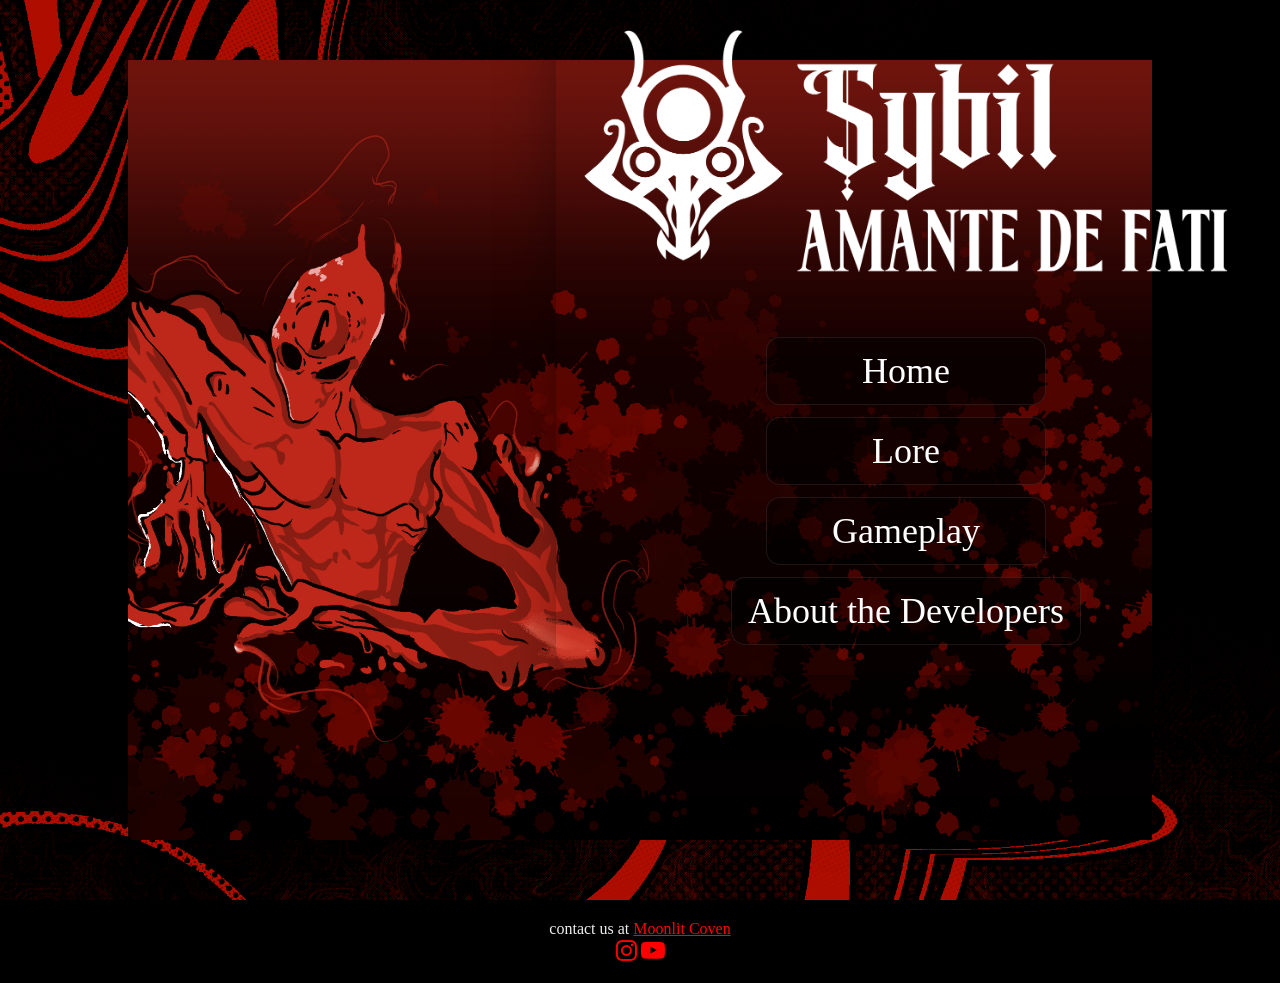
<file: index.html>
<!DOCTYPE html>
<html lang="en">
<head>
<meta charset="UTF-8">
<meta name="viewport" content="width=device-width, initial-scale=1.0">
<title>Home Page - Moonlit Coven</title>
<link rel="icon" type="image/x-icon" href="/image/Logo_Red.png">
<link rel="stylesheet" href="style.css">
<link rel="stylesheet" href="https://cdnjs.cloudflare.com/ajax/libs/font-awesome/4.7.0/css/font-awesome.min.css">
<link rel="preconnect" href="https://fonts.googleapis.com">
<link rel="preconnect" href="https://fonts.gstatic.com" crossorigin>
<link href="https://fonts.googleapis.com/css2?family=Germania+One&family=Smokum&display=swap" rel="stylesheet">
</head>
<body>

<nav class="nav-container"> 
  <img src="wLogo_transparent.png" alt="Sybil Logo">
  <div>
    <a href="index.html">Home</a>
    <a href="lore.html">Lore</a>
    <a href="gameplay.html">Gameplay</a>
    <a href="about.html">About the Developers</a>
  </div>
</nav>

<section class="featured-image">
  <div class="slideshow">
    <div class="slide active">
      <img src="Load.jpg" alt="Moonlit Coven feature image">
    </div>
    <div class="slide">
      <img src="Main.jpg" alt="Moonlit Coven main scene">
    </div>
    <div class="slide">
      <img src="blob.png" alt="Moonlit Coven landscape">
    </div>
    <div class="slide">
      <img src="eye.png" alt="Moonlit Coven character image">
    </div>
     <div class="slide">
      <img src="swirl.png" alt="Moonlit Coven character image">
    </div>
    
  </div>
</section>

<footer>
 <p>contact us at <a href="mailto:moonlitcoven3@gmail.com">Moonlit Coven </a></p>
  <a href="https://www.instagram.com/moonlitcoven3" target="_blank"><i style="font-size:24px" class="fa">&#xf16d;</i></a>
 <a href="https://www.youtube.com/@MoonlitCoven" target="_blank"><i style="font-size:24px" class="fa">&#xf16a;</i></a>
 
</footer>
<script>
  const slides = document.querySelectorAll('.slideshow .slide');
  let currentSlide = 0;
  const slideInterval = 4500;

  function showSlide(index) {
    slides.forEach((slide, i) => {
      slide.classList.toggle('active', i === index);
    });
  }

  function nextSlide() {
    currentSlide = (currentSlide + 1) % slides.length;
    showSlide(currentSlide);
  }

  setInterval(nextSlide, slideInterval);
</script>

</body>
</html>
</file>
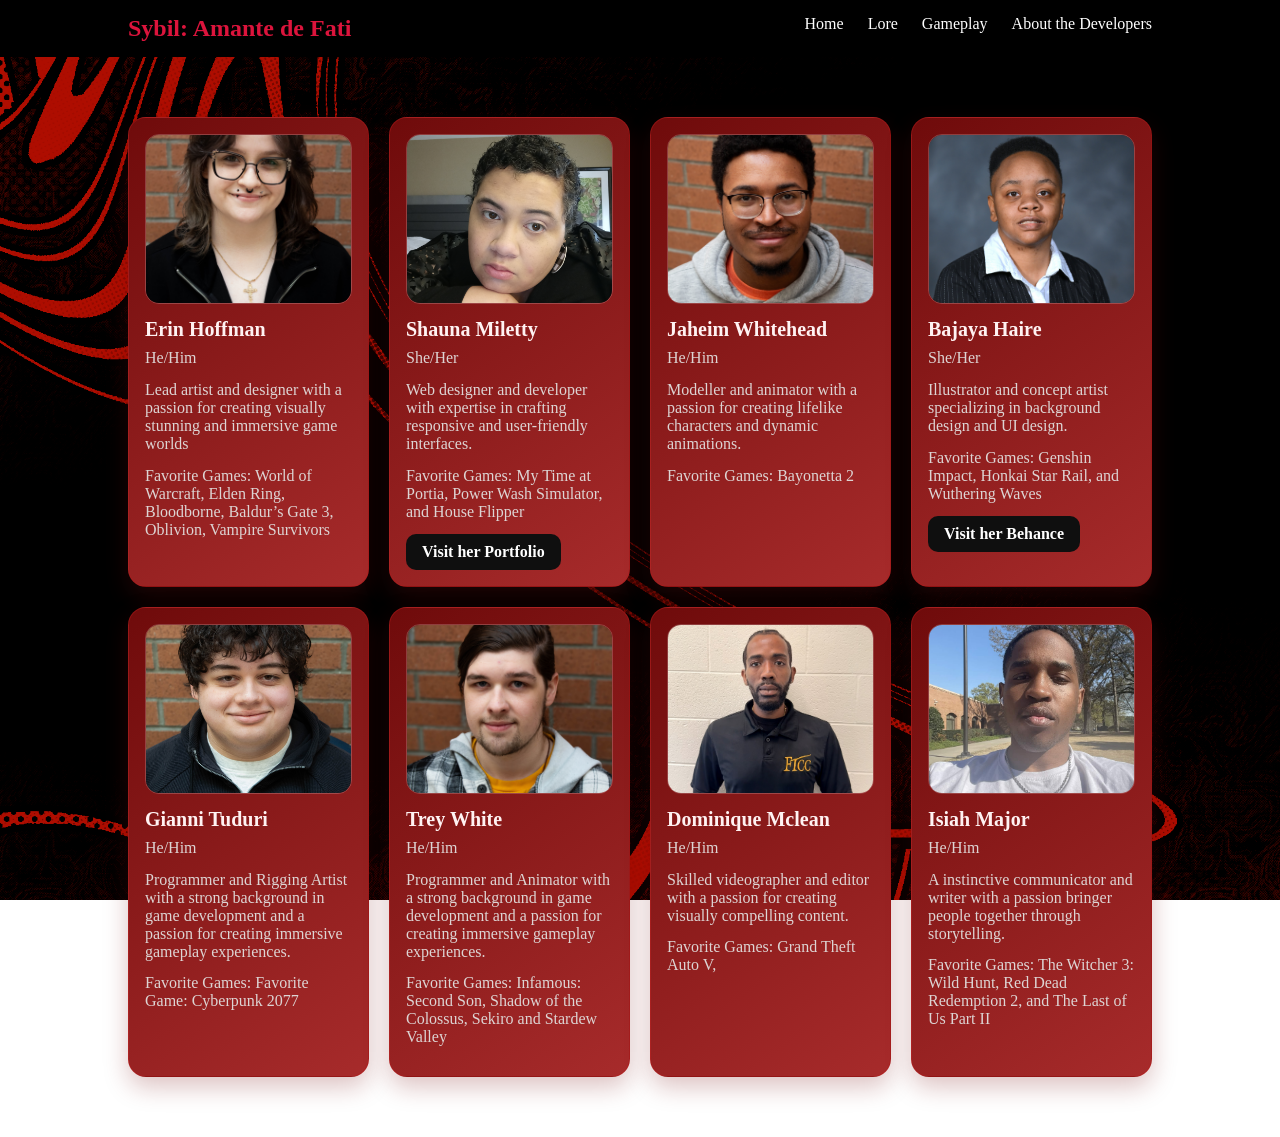
<file: about.html>
<!DOCTYPE html>
<html lang="en">
<head>
<meta charset="UTF-8">
<meta name="viewport" content="width=device-width, initial-scale=1.0">
<title>About the Developers - Moonlit Coven</title>
<link rel="stylesheet" href="style.css">
<link rel="stylesheet" href="https://cdnjs.cloudflare.com/ajax/libs/font-awesome/4.7.0/css/font-awesome.min.css">
<link rel="preconnect" href="https://fonts.googleapis.com">
<link rel="preconnect" href="https://fonts.gstatic.com" crossorigin>
<link href="https://fonts.googleapis.com/css2?family=Germania+One&family=Smokum&display=swap" rel="stylesheet">
</head>

<body>

<nav>
  <h2>Sybil: Amante de Fati</h2>
  <div>
      <a href="index.html">Home</a>
    <a href="lore.html">Lore</a>
    <a href="gameplay.html">Gameplay</a>
	<a href="about.html">About the Developers</a>
  </div>
</nav>

      <main class="container">
        <section class="projects">
            <div class="project-grid">
                <div class="project-card">
                    <div class="project-image">
                        <img src="erin.jpg" alt="Erin Hoffman">
                    </div>
                    <h4>Erin Hoffman</h4>
                    <p>He/Him</p>
                    <p>Lead artist and designer with a passion for creating visually stunning and immersive game worlds</p>
                    <p>Favorite Games: World of Warcraft, Elden Ring, Bloodborne, Baldur’s Gate 3, Oblivion, Vampire Survivors
                </div>

                <div class="project-card">
                    <div class="project-image">
                        <img src="sha.jpg" alt="Shauna Miletty">
                    </div>
                    <h4>Shauna Miletty</h4>
                    <p>She/Her</p>
                    <p>Web designer and developer with expertise in crafting responsive and user-friendly interfaces.</p>
                    <p>Favorite Games: My Time at Portia, Power Wash Simulator, and House Flipper</p>
                    <a href="https://smiletty.github.io/SMiletty.github.ioPortfolio/index.html" target="_blank">Visit her Portfolio</a>
                </div>

                <div class="project-card">
                    <div class="project-image">
                        <img src="ja.jpg" alt="Jaheim Whitehead">
                    </div>
                    <h4>Jaheim Whitehead</h4>
                    <p>He/Him</p>   
                    <p>Modeller and animator with a passion for creating lifelike characters and dynamic animations.</p>
                    <p>Favorite Games: Bayonetta 2</p>
                </div>

                <div class="project-card">
                    <div class="project-image">
                        <img src="baja.jpg" alt="Bajaya Haire">
                    </div>
                    <h4>Bajaya Haire</h4>
                    <p>She/Her</p>
                    <p>Illustrator and concept artist specializing in background design and UI design.</p>
                   <p>Favorite Games: Genshin Impact, Honkai Star Rail, and Wuthering Waves </p>    
                    <a href="https://www.behance.net/bajayahare1" target="_blank">Visit her Behance</a>
                </div>

                <div class="project-card">
                    <div class="project-image">
                        <img src="gi.jpg" alt="Gianni Tuduri">
                    </div>
                    <h4>Gianni Tuduri</h4>
                    <p>He/Him</p>
                    <p>Programmer and Rigging Artist with a strong background in game development and a passion for creating immersive gameplay experiences.</p>
                    <p>Favorite Games: Favorite Game: Cyberpunk 2077
                </div>

                <div class="project-card">
                    <div class="project-image">
                        <img src="tre.jpg" alt="Trey White">
                    </div>
                    <h4>Trey White</h4>
                    <p>He/Him</p>
                    <p>Programmer and Animator with a strong background in game development and a passion for creating immersive gameplay experiences.</p>
                    <p>Favorite Games: Infamous: Second Son, Shadow of the Colossus, Sekiro and Stardew Valley</p>
                </div>

                <div class="project-card">
                    <div class="project-image">
                        <img src="dom.jpg" alt="Dominique Mclean">
                    </div>
                    <h4>Dominique Mclean</h4>
                    <p>He/Him</p>
                    <p>Skilled videographer and editor with a passion for creating visually compelling content.</p>
                    <p>Favorite Games: Grand Theft Auto V, </p>
                </div>

                <div class="project-card">
                    <div class="project-image">
                        <img src="isa.jpg" alt="Isiah Major">
                    </div>
                    <h4>Isiah Major</h4>
                    <p>He/Him</p>
                    <p>A instinctive communicator and writer with a passion bringer people together through storytelling.</p>
                    <p>Favorite Games: The Witcher 3: Wild Hunt, Red Dead Redemption 2, and The Last of Us Part II</p>
                </div>
            </div>
  </div>
  
    <!-- Footer -->


</body>
</html>
</file>
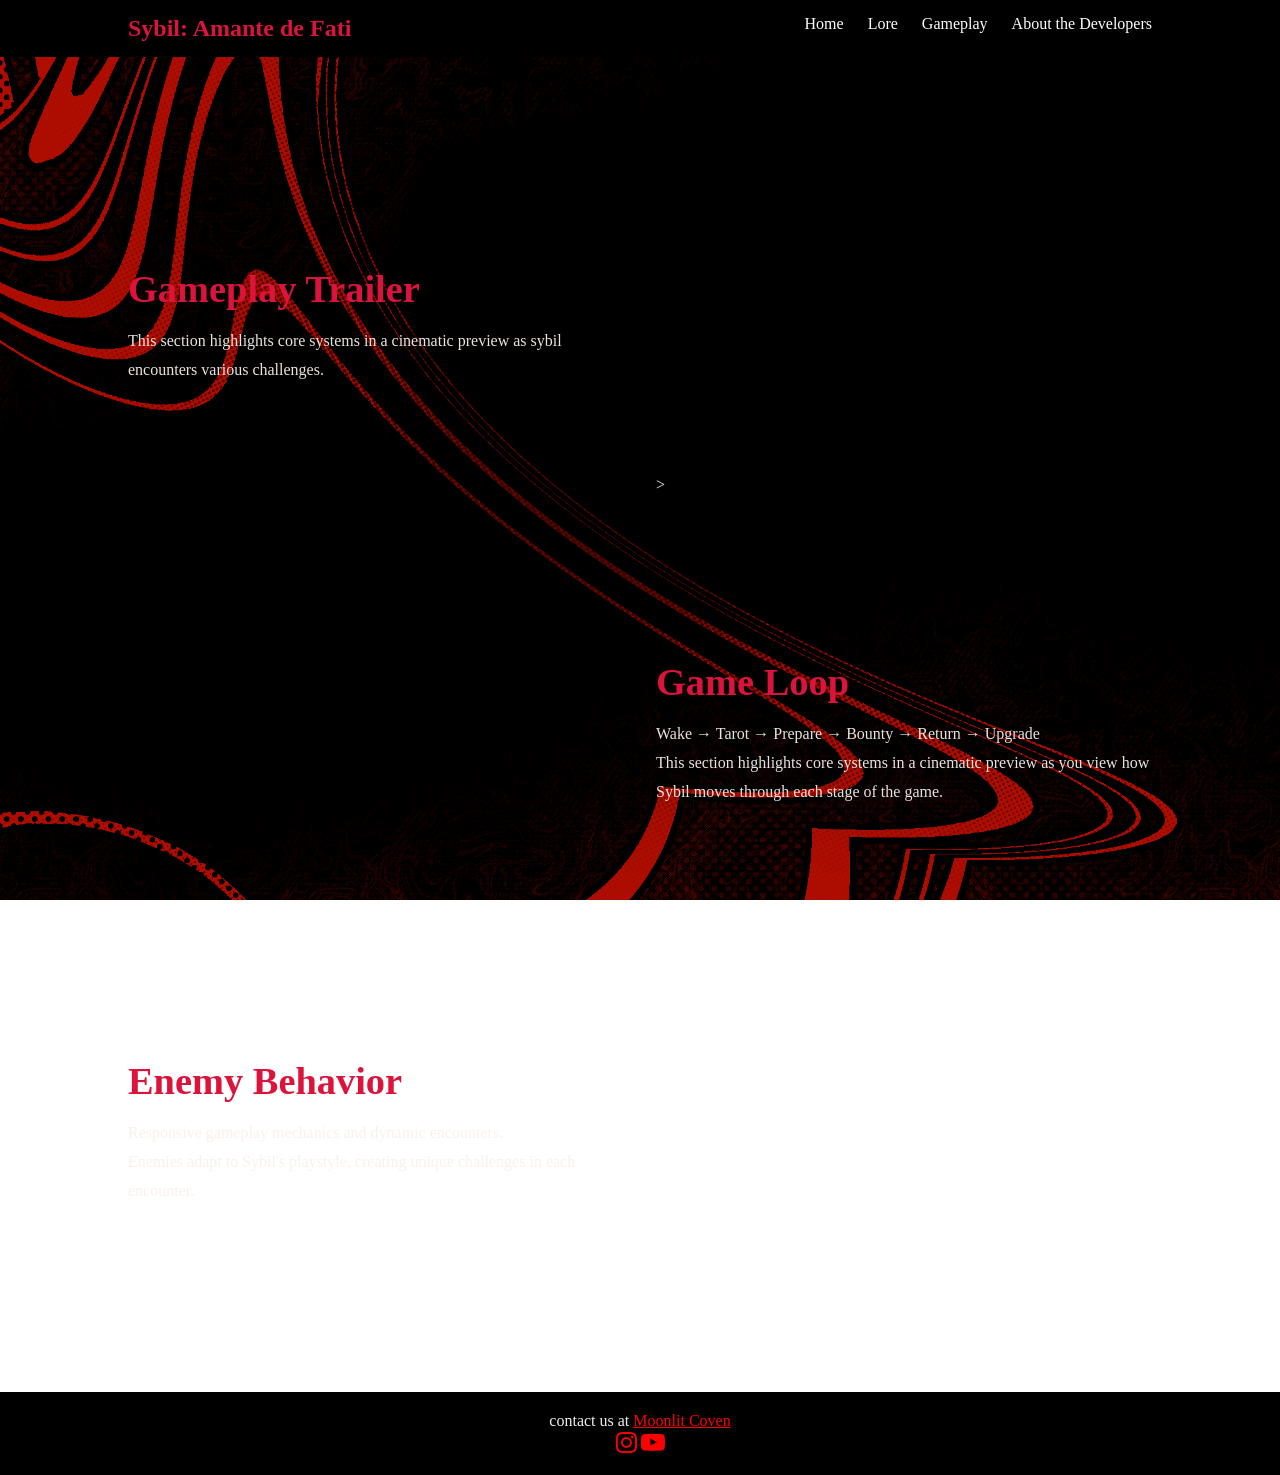
<file: gameplay.html>
<!DOCTYPE html>
<html lang="en">
<head>
<meta charset="UTF-8">
<meta name="viewport" content="width=device-width, initial-scale=1.0">
<title>Gameplay - Operation Crimson</title>

<link rel="stylesheet" href="https://cdnjs.cloudflare.com/ajax/libs/font-awesome/4.7.0/css/font-awesome.min.css">
<link rel="stylesheet" href="style.css">
<link rel="preconnect" href="https://fonts.googleapis.com">
<link rel="preconnect" href="https://fonts.gstatic.com" crossorigin>
<link href="https://fonts.googleapis.com/css2?family=Germania+One&family=Smokum&display=swap" rel="stylesheet">
</head>
<body>

<nav>
  <h2>Sybil: Amante de Fati</h2>
  <div>
    <a href="index.html">Home</a>
    <a href="lore.html">Lore</a>
    <a href="gameplay.html">Gameplay</a>
	<a href="about.html">About the Developers</a>
  </div>
</nav>

<section class="split-section">
  <div class="split-container">
    <div class="split-text">
      <h2>Gameplay Trailer</h2>
      <p>This section highlights core systems in a cinematic preview as sybil encounters various challenges.</p>
    </div>
    <div class="split-video">
      <iframe width="560" height="315" src="https://www.youtube.com/embed/JCVluf7dFi0?si=ZowxxUdHYq0A3jmX" title="YouTube video player" frameborder="0" allow="accelerometer; autoplay; clipboard-write; encrypted-media; gyroscope; picture-in-picture; web-share" referrerpolicy="strict-origin-when-cross-origin" allowfullscreen></iframe>>
    </div>
  </div>

    <div class="split-container">
          <div class="split-video">
     <iframe width="560" height="315" src="https://www.youtube.com/embed/8FYsH1KR4tI?si=fQaa_xoBSdg4qLXq" title="YouTube video player" frameborder="0" allow="accelerometer; autoplay; clipboard-write; encrypted-media; gyroscope; picture-in-picture; web-share" referrerpolicy="strict-origin-when-cross-origin" allowfullscreen></iframe>
    </div>
    <div class="split-text">
      <h2>Game Loop </h2>
      <p>Wake → Tarot → Prepare → Bounty → Return → Upgrade</p>
      <p>This section highlights core systems in a cinematic preview as you view how Sybil moves through each stage of the game.</p>
    </div>
    </div>
  
  <div class="split-container">
    <div class="split-text">
      <h2>Enemy Behavior</h2>
      <p>Responsive gameplay mechanics and dynamic encounters.</p>
      <p>Enemies adapt to Sybil's playstyle, creating unique challenges in each encounter.</p>
    </div>
    <div class="split-video">
      <iframe width="560" height="315" src="https://www.youtube.com/embed/4KaDegpzGr4?si=JjBwvUDQsxTO0AkW" title="YouTube video player" frameborder="0" allow="accelerometer; autoplay; clipboard-write; encrypted-media; gyroscope; picture-in-picture; web-share" referrerpolicy="strict-origin-when-cross-origin" allowfullscreen></iframe>
    </div>
  </div>
</section>


<footer>
 <p>contact us at <a href="mailto:moonlitcoven3@gmail.com">Moonlit Coven </a></p>
  <a href="https://www.instagram.com/moonlitcoven3" target="_blank"><i style="font-size:24px" class="fa">&#xf16d;</i></a>
 <a href="https://www.youtube.com/@MoonlitCoven" target="_blank"><i style="font-size:24px" class="fa">&#xf16a;</i></a>
 
</footer>


</body>
</html>
</file>
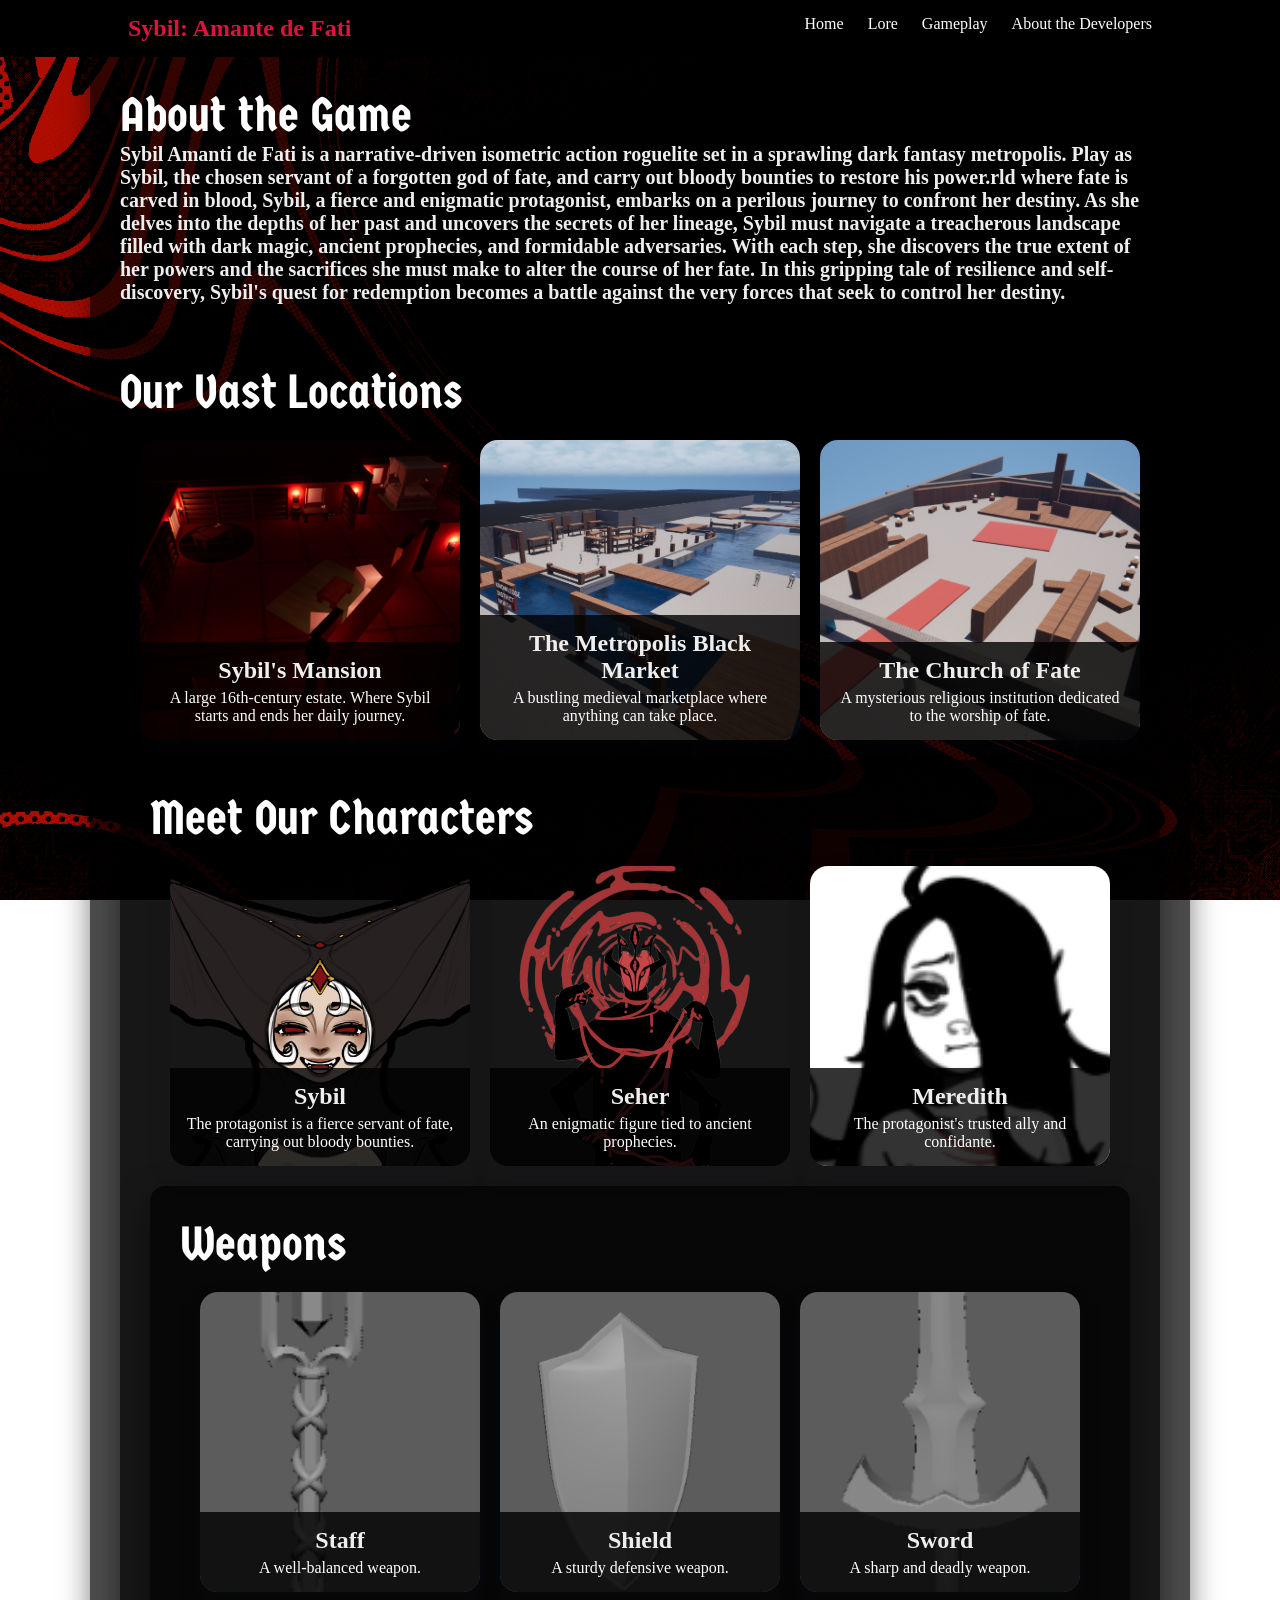
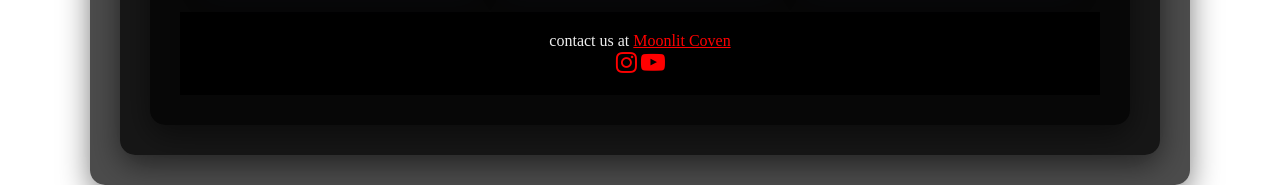
<file: lore.html>
<!-- ================= LORE.HTML ================= -->
<!DOCTYPE html>
<html lang="en">
<head>
<meta charset="UTF-8">
<meta name="viewport" content="width=device-width, initial-scale=1.0">
<title>Lore - Operation Crimson</title>
<link rel="stylesheet" href="style.css">
<link rel="stylesheet" href="https://cdnjs.cloudflare.com/ajax/libs/font-awesome/4.7.0/css/font-awesome.min.css">
<link rel="preconnect" href="https://fonts.googleapis.com">
<link rel="preconnect" href="https://fonts.gstatic.com" crossorigin>
<link href="https://fonts.googleapis.com/css2?family=Germania+One&family=Smokum&display=swap" rel="stylesheet">
</head>
<style>
</style>
<body>

<nav>
  <h2>Sybil: Amante de Fati</h2>
  <div>
      <a href="index.html">Home</a>
    <a href="lore.html">Lore</a>
    <a href="gameplay.html">Gameplay</a>
	<a href="about.html">About the Developers</a>
  </div>
</nav>

<div class="about-container"large>
<h1>About the Game</h1>


<p><h3>Sybil Amanti de Fati is a narrative-driven isometric action roguelite set in a sprawling dark fantasy metropolis. Play as Sybil, the chosen servant of a forgotten god of fate, and carry out bloody bounties to restore his power.rld where fate is carved in blood, Sybil, a fierce and enigmatic protagonist, embarks on a perilous journey to confront her destiny. As she delves into the depths of her past and uncovers the secrets of her lineage, Sybil must navigate a treacherous landscape filled with dark magic, ancient prophecies, and formidable adversaries. With each step, she discovers the true extent of her powers and the sacrifices she must make to alter the course of her fate. In this gripping tale of resilience and self-discovery, Sybil's quest for redemption becomes a battle against the very forces that seek to control her destiny.</h3></p>
</div>

<div class="about-container large">
<h1>Our Vast Locations</h1>

<div class="characters-grid">
  <div class="character-card">
    <img src="bed.png" alt="home" class="character-image">
    <div class="character-overlay">
      <h3>Sybil's Mansion</h3>
      <p>A large 16th-century estate. Where Sybil starts and ends her daily journey.</p>
    </div>
  </div>
  <div class="character-card">
    <img src="mark.png" alt="city" class="character-image">
    <div class="character-overlay">
      <h3>The Metropolis Black Market</h3>
      <p>A bustling medieval marketplace where anything can take place.</p>
    </div>
  </div>
  <div class="character-card">
    <img src="church.png" alt="church" class="character-image">
    <div class="character-overlay">
      <h3>The Church of Fate</h3>
      <p>A mysterious religious institution dedicated to the worship of fate.</p>
    </div>
  </div>
</div>

<div class="about-container large">
<h1>Meet Our Characters</h1>

<div class="characters-grid">
  <div class="character-card">
    <img src="sybil.png" alt="Sybil" class="character-image">
    <div class="character-overlay">
      <h3>Sybil</h3>
      <p>The protagonist is a fierce servant of fate, carrying out bloody bounties.</p>
    </div>
  </div>
  <div class="character-card">
    <img src="dog.png" alt="Seher" class="character-image">
    <div class="character-overlay">
      <h3>Seher</h3>
      <p>An enigmatic figure tied to ancient prophecies.</p>
    </div>
  </div>
  <div class="character-card">
    <img src="mer.png" alt="protaganist" class="character-image">
    <div class="character-overlay">
      <h3>Meredith</h3>
      <p>The protagonist's trusted ally and confidante.</p>
    </div>
  </div>

</div>
<div class="about-container large">
<h1>Weapons</h1>
<div class="characters-grid">
  <div class="character-card">
    <img src="staff.png" alt="Weapon" class="character-image">
    <div class="character-overlay">
      <h3>Staff</h3>
      <p>A well-balanced weapon.</p>
    </div>
  </div>
  <div class="character-card">
    <img src="shield.png" alt="Shield" class="character-image">
    <div class="character-overlay">
      <h3>Shield</h3>
      <p>A sturdy defensive weapon.</p>
    </div>
  </div>
  <div class="character-card">
    <img src="sword.png" alt="Sword" class="character-image">
    <div class="character-overlay">
      <h3>Sword</h3>
      <p>A sharp and deadly weapon.</p>
    </div>
  </div>

</div>


<footer>
 <p>contact us at <a href="mailto:moonlitcoven3@gmail.com">Moonlit Coven </a></p>
  <a href="https://www.instagram.com/moonlitcoven3" target="_blank"><i style="font-size:24px" class="fa">&#xf16d;</i></a>
 <a href="https://www.youtube.com/@MoonlitCoven" target="_blank"><i style="font-size:24px" class="fa">&#xf16a;</i></a>
 
</footer>


</body>
</html>
</file>
<file: style.css>
body {
  margin: 0;
  font-family: Georgia, serif;
  background: url('back.png') no-repeat center center fixed;
  background-size: cover;
  color: #eee;
  cursor: url('Cursor.png') 16 16, auto;
}

nav {
  display: flex;
  justify-content: space-between;
  padding: 15px 10%;
  background: black;
}

nav.nav-container {
  position: fixed;
  right: 1.5rem;
  top: 0;
  height: 75vh;
  flex-direction: column;
  align-items: flex-start;
  padding: 30px 28px;
  background: rgba(255, 255, 255, 0);
  border-radius: 28px;
  gap: 1rem;
  width: 100%;
  max-width: 700px;
  min-width: 700px;
  z-index: 10;
  box-shadow: 0 20px 60px rgba(0, 0, 0, 0.35);
}

nav.nav-container h2 {
  margin: 0 0 0.85rem;
  font-size: 1.15rem;
}

nav.nav-container img {
  width: 100%;
  height: auto;
  margin-bottom: 1rem;
  border-radius: 14px;
}

nav.nav-container div {
  display: flex;
  flex-direction: column;
  gap: 0.75rem;
  width: 100%;
  align-items: center;
}

nav.nav-container a {
  margin: 0;
  display: block;
  width: auto;
  min-width: 280px;
  padding: 12px 16px;
  font-size: 36px;
  background: rgba(0, 0, 0, 0.452);
  border-radius: 14px;
  border: 1px solid rgba(216, 175, 175, 0.12);
  text-align: center;
  transition: background 0.25s ease, transform 0.25s ease, border-color 0.25s ease;
}

nav.nav-container a:hover {
  background: rgba(180, 31, 31, 0.808);
  transform: translateX(3px);
  border-color: rgba(175, 32, 32, 0.24);
}

nav a {
  color: white;
  margin-left: 20px;
  text-decoration: none;
}

.featured-image {
  height: 100vh;
  width: 100%;
  display: flex;
  align-items: center;
  justify-content: center;
  overflow: hidden;
  position: relative;
}

.slideshow {
  width: 100%;
  height: 100%;
  position: relative;
}

.slide {
  position: absolute;
  top: 0;
  left: 0;
  width: 100%;
  height: 100%;
  opacity: 0;
  transition: opacity 1s ease;
}

.slide.active {
  opacity: 1;
  z-index: 1;
}

.slide img {
  width: 100%;
  height: 100%;
  object-fit: cover;
  display: block;
}

.featured-image img {
  width: 100%;
  height: 100%;
  object-fit: cover;
}

.lore-image {
  display: block;
  max-width: 100%;
  width: 100%;
  max-width: 1600px;
  height: auto;
  margin: 0 auto 2rem;
}

header {
  height: 85vh;
  display: flex;
  flex-direction: column;
  justify-content: center;
  align-items: center;
  text-align: center;
  background:url('Load.jpg');
  background-size: cover;
  background-position: center;
}

h1 {
  font-family: "Germania One", system-ui;
  font-weight: 400;
  font-style: normal;
  color: white;
  font-size: 3rem;
}

.about-container {
  max-width: 1100px;
  margin: 0 auto;
  background: rgba(0, 0, 0, 0.7);
  padding: 30px;
  border-radius: 15px;
  box-shadow: 0 10px 30px rgba(0, 0, 0, 0.5);
}

section {
  padding: 60px 10%;
}

.split-container {
  display: flex;
  align-items: center;
  justify-content: space-between;
  gap: 2rem;
  max-width: 1200px;
  margin: 0 auto;
  padding-top: 40px;
  padding-bottom: 40px;
}

.split-text {
  flex: 1;
  color: #f8f0eb;
  text-align: left;
}

.split-text h2 {
  font-size: 2.4rem;
  margin-bottom: 1rem;
}

.split-text p {
  line-height: 1.8;
  opacity: 0.95;
}

.split-video {
  flex: 1;
  min-width: 320px;
}

.split-video video {
  width: 100%;
  border-radius: 18px;
  box-shadow: 0 16px 40px rgba(0, 0, 0, 0.45);
  display: block;
}

@media (max-width: 900px) {
  .split-container {
    flex-direction: column;
    padding-top: 20px;
    padding-bottom: 20px;
  }
}

h2 {
  color: crimson;
}

footer {
  text-align: center;
  padding: 20px;
  background: black;
}

footer a,
footer a .fa {
  color: red;
}

 h3 {
  color: rgb(238, 238, 238);
  font-size: 20px;
}

* {
  box-sizing: border-box;
  margin: 0;
  padding: 0;
}

.project-grid {
  display: grid;
  gap: 1.25rem;
  grid-template-columns: repeat(4, 1fr);
  max-width: 1200px;
  margin: 0 auto;
}

.project-card {
  position: relative;
  padding: 1rem;
  border-radius: 18px;
  background: linear-gradient(145deg, #6f0b0b 0%, #a72b2b 100%);
  border: 1px solid rgba(183, 28, 28, 0.45);
  backdrop-filter: blur(10px);
  box-shadow: 0 10px 24px rgba(120, 15, 15, 0.25);
  transition: transform 0.35s ease, box-shadow 0.35s ease, border-color 0.35s ease;
  overflow: hidden;
  color: #fff2f2;
}

.project-card:hover {
  transform: translateY(-7px) scale(1.01);
  box-shadow: 0 18px 32px rgba(120, 15, 15, 0.35);
  border-color: #ff7a7a;
}

.project-image {
  width: 100%;
  height: 170px;
  border-radius: 14px;
  overflow: hidden;
  margin-bottom: 0.9rem;
  border: 1px solid rgba(255, 255, 255, 0.2);
}

.project-image img {
  width: 100%;
  height: 100%;
  object-fit: cover;
  display: block;
}

.project-card h4 {
  margin-bottom: 0.5rem;
  font-size: 1.25rem;
}

.project-card p {
  margin-bottom: 0.85rem;
  color: #ddd4d3;
}

.project-card a {
  display: inline-block;
  text-decoration: none;
  color: #ffffff;
  background: #0f0f0f;
  padding: 0.55rem 1rem;
  border-radius: 10px;
  font-weight: 600;
  transition: background 0.25s ease, transform 0.25s ease, box-shadow 0.25s ease;
}

.project-card a:hover {
  background: #bf2626;
  transform: translateY(-2px);
  box-shadow: 0 10px 20px rgba(191, 82, 82, 0.35);
}

.characters-grid {
  display: grid;
  grid-template-columns: repeat(3, 1fr);
  gap: 20px;
  max-width: 1200px;
  margin: 0 auto;
  padding: 20px;
}

.character-card {
  position: relative;
  border-radius: 18px;
  overflow: hidden;
  box-shadow: 0 10px 24px rgba(15, 23, 42, 0.14);
  transition: transform 0.35s ease, box-shadow 0.35s ease;
}

.character-card:hover {
  transform: translateY(-7px) scale(1.01);
  box-shadow: 0 18px 32px rgba(15, 23, 42, 0.22);
}

.character-image {
  width: 100%;
  height: 300px;
  object-fit: cover;
  display: block;
}

.character-overlay {
  position: absolute;
  bottom: 0;
  left: 0;
  right: 0;
  background: rgba(0, 0, 0, 0.8);
  color: white;
  padding: 15px;
  text-align: center;
}

.character-overlay h3 {
  margin: 0 0 5px 0;
  font-size: 1.5rem;
}

.character-overlay p {
  margin: 0;
  font-size: 1rem;
}

@media (max-width: 768px) {
  .characters-grid {
    grid-template-columns: 1fr;
  }
}

.w3-content {
  max-width: 500px;
  margin: 0 auto;
}

.w3-display-container {
  position: relative;
  width: 100%;
}


@media (max-width: 680px) {
  .nav-container {
    flex-direction: column;
    align-items: flex-start;
    gap: 10px;
  }
}

/* Rounded border */
hr.rounded {
  border-top: 5px solid #eee9cffd;
  border-radius: 5px;
}
</file>
